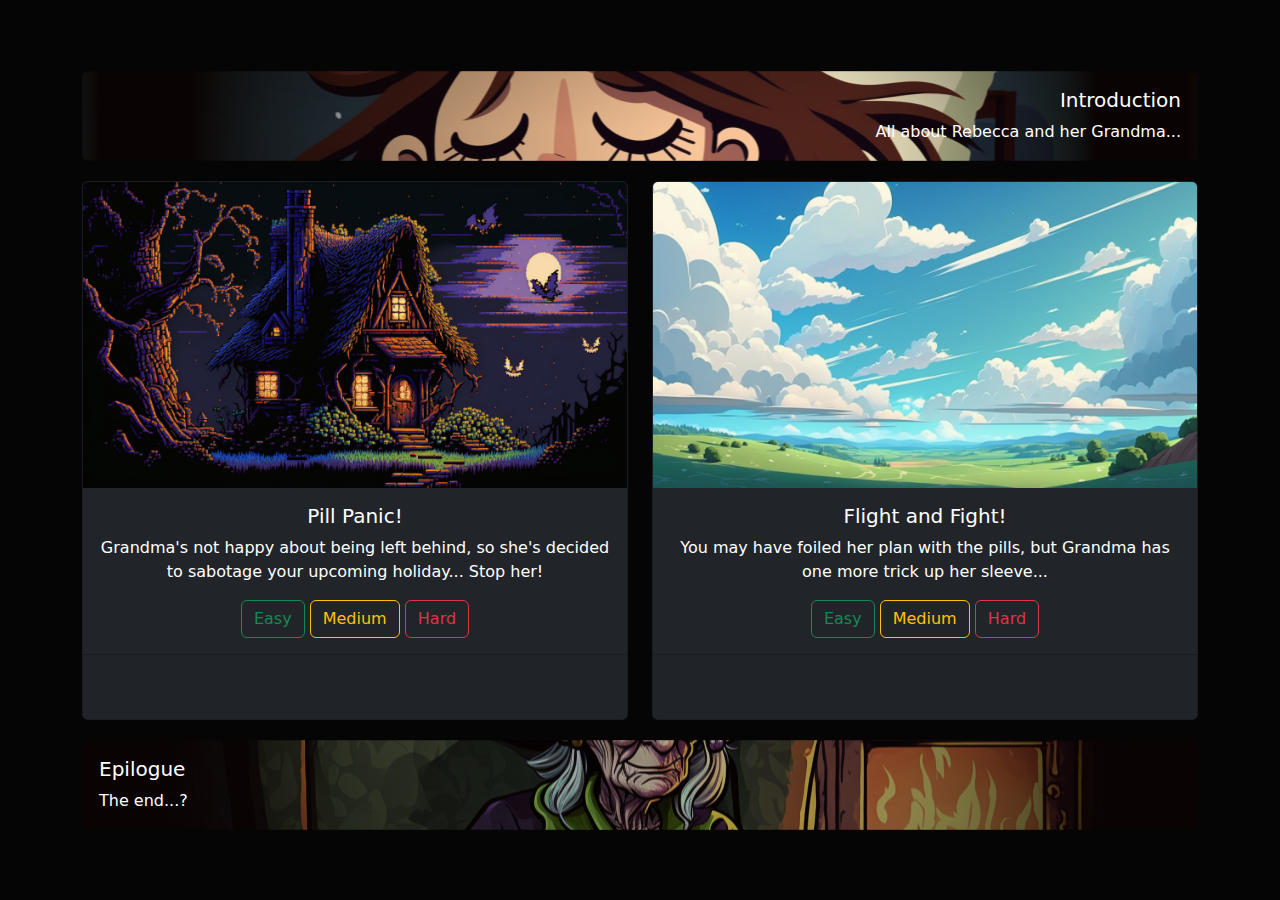
<file: index.html>
<!DOCTYPE html>
<html lang="en">

<head>
    <meta charset="UTF-8">
    <meta http-equiv="X-UA-Compatible" content="IE=edge">
    <meta name="viewport" content="width=device-width, initial-scale=1.0">
    <title>Happy Birthday!</title>
    <link href="https://cdn.jsdelivr.net/npm/bootstrap@5.0.2/dist/css/bootstrap.min.css" rel="stylesheet"
        crossorigin="anonymous">
    <style>
        body {
            background-color: rgb(5, 5, 5);
        }

        .vertical-center {
            min-height: 100vh;
            display: flex;
            align-items: center;
        }

        .card {
            transition: transform 0.5s;
        }

        .card:hover {
            transform: scale(1.05);
        }

        .intro {
            background-image: url("img/story2.png");
            background-position: center;
        }

        .outro {
            background-image: url("img/story5.png");
            background-position: center;
        }

        .top-buffer {
            margin-top: 20px;
        }

        a:link {
            text-decoration: none;
        }

        a:visited {
            text-decoration: none;
        }
    </style>
</head>

<body>
    <div class="jumbotron vertical-center">
        <div class="container">
            <div class="row">
                <div class="col">
                    <a href="prologue.html">
                        <div class="card text-center text-white bg-dark intro">
                            <div class="card-body">
                                <h5 class="card-title" style="text-align: right;">Introduction</h5>
                                <p class="card-text" style="text-align: right;">All about Rebecca and her Grandma...</p>
                            </div>
                        </div>
                    </a>
                </div>
            </div>
            <div class="row top-buffer">
                <div class="col">
                    <div class="card text-center text-white bg-dark">
                        <img src="pillpanic/back.png" class="card-img-top">
                        <div class="card-body">
                            <h5 class="card-title">Pill Panic!</h5>
                            <p class="card-text">Grandma's not happy about being left behind, so she's decided to
                                sabotage
                                your upcoming holiday... Stop her!</p>
                            <a href="pillpanic/pillpanic.html?difficulty=easy" class="btn btn-outline-success"
                                id="ppe">Easy</a>
                            <a href="pillpanic/pillpanic.html?difficulty=medium" class="btn btn-outline-warning"
                                id="ppm">Medium</a>
                            <a href="pillpanic/pillpanic.html?difficulty=hard" class="btn btn-outline-danger"
                                id="pph">Hard</a>
                        </div>
                        <div class="card-footer text-muted">
                            A star beside a difficulty means you have completed the game on that difficulty.
                        </div>
                    </div>
                </div>
                <div class="col">
                    <div class="card text-center text-white bg-dark">
                        <img src="flightandfight/img/original.png" class="card-img-top">
                        <div class="card-body">
                            <h5 class="card-title">Flight and Fight!</h5>
                            <p class="card-text">You may have foiled her plan with the pills, but Grandma has one more
                                trick up her sleeve...</p>
                            <a href="flightandfight/flightandfight.html?difficulty=easy" class="btn btn-outline-success"
                                id="ffe">Easy</a>
                            <a href="flightandfight/flightandfight.html?difficulty=medium"
                                class="btn btn-outline-warning" id="ffm">Medium</a>
                            <a href="flightandfight/flightandfight.html?difficulty=hard" class="btn btn-outline-danger"
                                id="ffh">Hard</a>
                        </div>
                        <div class="card-footer text-muted">
                            A star beside a difficulty means you have completed the game on that difficulty.
                        </div>
                    </div>
                </div>
            </div>
            <div class="row top-buffer">
                <div class="col">
                    <a href="epilogue.html">
                        <div class="card text-center text-white bg-dark outro">
                            <div class="card-body">
                                <h5 class="card-title" style="text-align: left;">Epilogue</h5>
                                <p class="card-text" style="text-align: left;">The end...?</p>
                            </div>
                        </div>
                    </a>
                </div>
            </div>
        </div>
    </div>

    <script src="https://cdn.jsdelivr.net/npm/bootstrap@5.0.2/dist/js/bootstrap.bundle.min.js"
        crossorigin="anonymous"></script>
    <script>
        if (localStorage.getItem("pillpanic-easy") !== null) {
            document.getElementById("ppe").innerText += " ★";
        }
        if (localStorage.getItem("pillpanic-medium") !== null) {
            document.getElementById("ppm").innerText += " ★";
        }
        if (localStorage.getItem("pillpanic-hard") !== null) {
            document.getElementById("pph").innerText += " ★";
        }
        if (localStorage.getItem("flightandfight-easy") !== null) {
            document.getElementById("ffe").innerText += " ★";
        }
        if (localStorage.getItem("flightandfight-medium") !== null) {
            document.getElementById("ffm").innerText += " ★";
        }
        if (localStorage.getItem("flightandfight-hard") !== null) {
            document.getElementById("ffh").innerText += " ★";
        }
    </script>
</body>

</html>
</file>
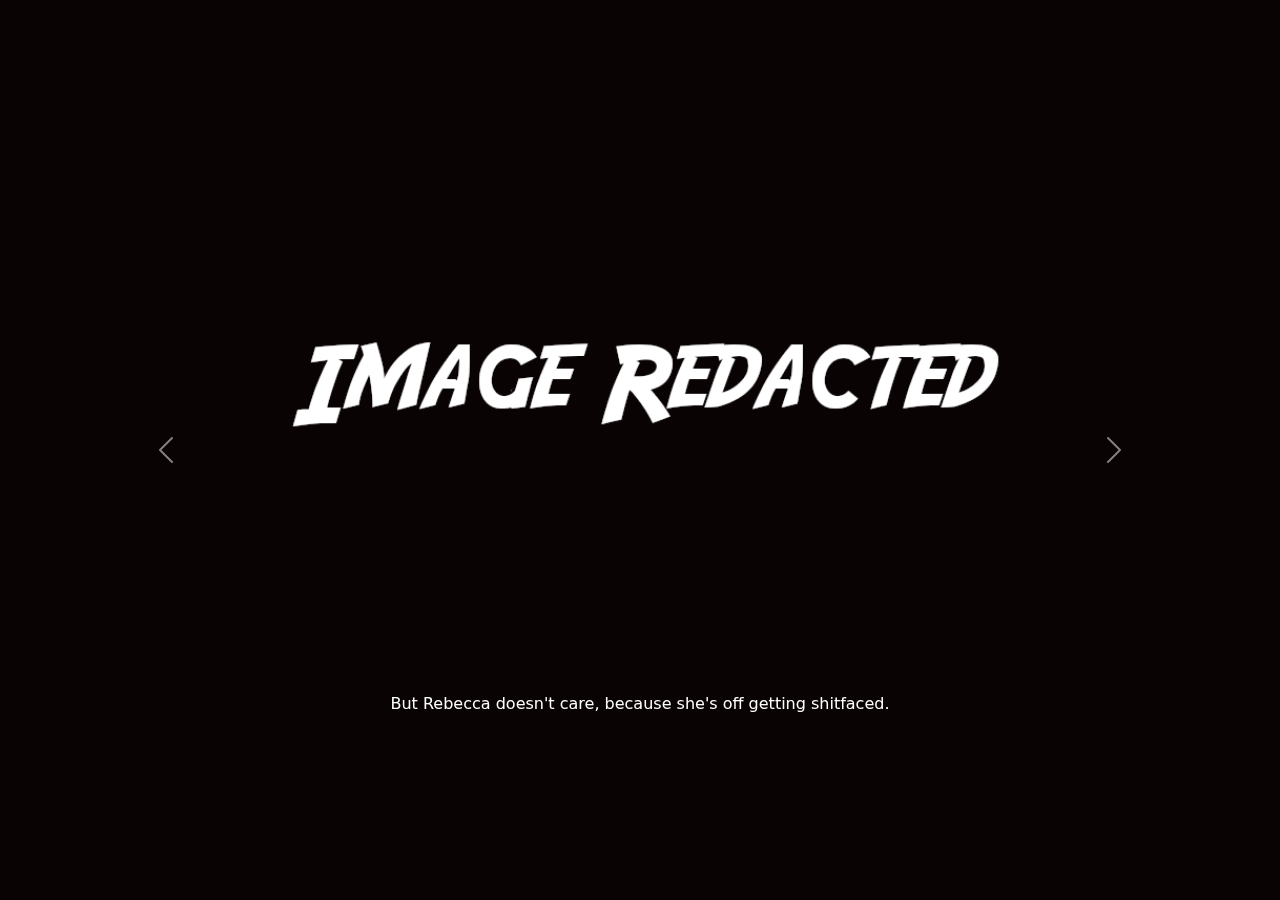
<file: epilogue.html>
<!DOCTYPE html>
<html lang="en">

<head>
    <meta charset="UTF-8">
    <meta http-equiv="X-UA-Compatible" content="IE=edge">
    <meta name="viewport" content="width=device-width, initial-scale=1.0">
    <title>Happy Birthday!</title>
    <link href="https://cdn.jsdelivr.net/npm/bootstrap@5.0.2/dist/css/bootstrap.min.css" rel="stylesheet"
        crossorigin="anonymous">
    <style>
        body {
            background-color: #0a0303;
        }

        .vertical-center {
            min-height: 100vh;
            display: flex;
            align-items: center;
        }
    </style>
</head>

<body>
    <div class="jumbotron vertical-center">
        <div class="container">
            <div class="row">
                <div class="col">
                    <div id="carouselExampleFade" class="carousel slide carousel-fade" data-bs-ride="carousel" data-bs-interval="false">
                        <div class="carousel-inner">
                            <div class="carousel-item active">
                                <img src="img/story4.png" class="d-block w-100">
                                <div class="carousel-caption d-none d-md-block">
                                    <p>Down and down the witch plummeted, screaming all the way. Fortunately for her, she landed on an innocent bystander, who she then sued for compensation.</p>
                                  </div>
                            </div>
                            <div class="carousel-item">
                                <img src="img/story5.png" class="d-block w-100">
                                <div class="carousel-caption d-none d-md-block">
                                <p>And now she sits at home, waiting, biding her time until she can put her next scheme into action.</p>
                            </div>
                            </div>
                            <div class="carousel-item">
                                <img src="img/story6.png" class="d-block w-100">
                                <div class="carousel-caption d-none d-md-block">
                                <p>But Rebecca doesn't care, because she's off getting shitfaced.</p>
                            </div>
                            </div>
                        </div>
                        <button class="carousel-control-prev" type="button" data-bs-target="#carouselExampleFade"
                            data-bs-slide="prev">
                            <span class="carousel-control-prev-icon" aria-hidden="true"></span>
                            <span class="visually-hidden">Previous</span>
                        </button>
                        <button class="carousel-control-next" type="button" data-bs-target="#carouselExampleFade"
                            data-bs-slide="next">
                            <span class="carousel-control-next-icon" aria-hidden="true"></span>
                            <span class="visually-hidden">Next</span>
                        </button>
                    </div>
                </div>
            </div>
        </div>

        <script src="https://cdn.jsdelivr.net/npm/bootstrap@5.0.2/dist/js/bootstrap.bundle.min.js"
            crossorigin="anonymous"></script>
</body>

</html>
</file>
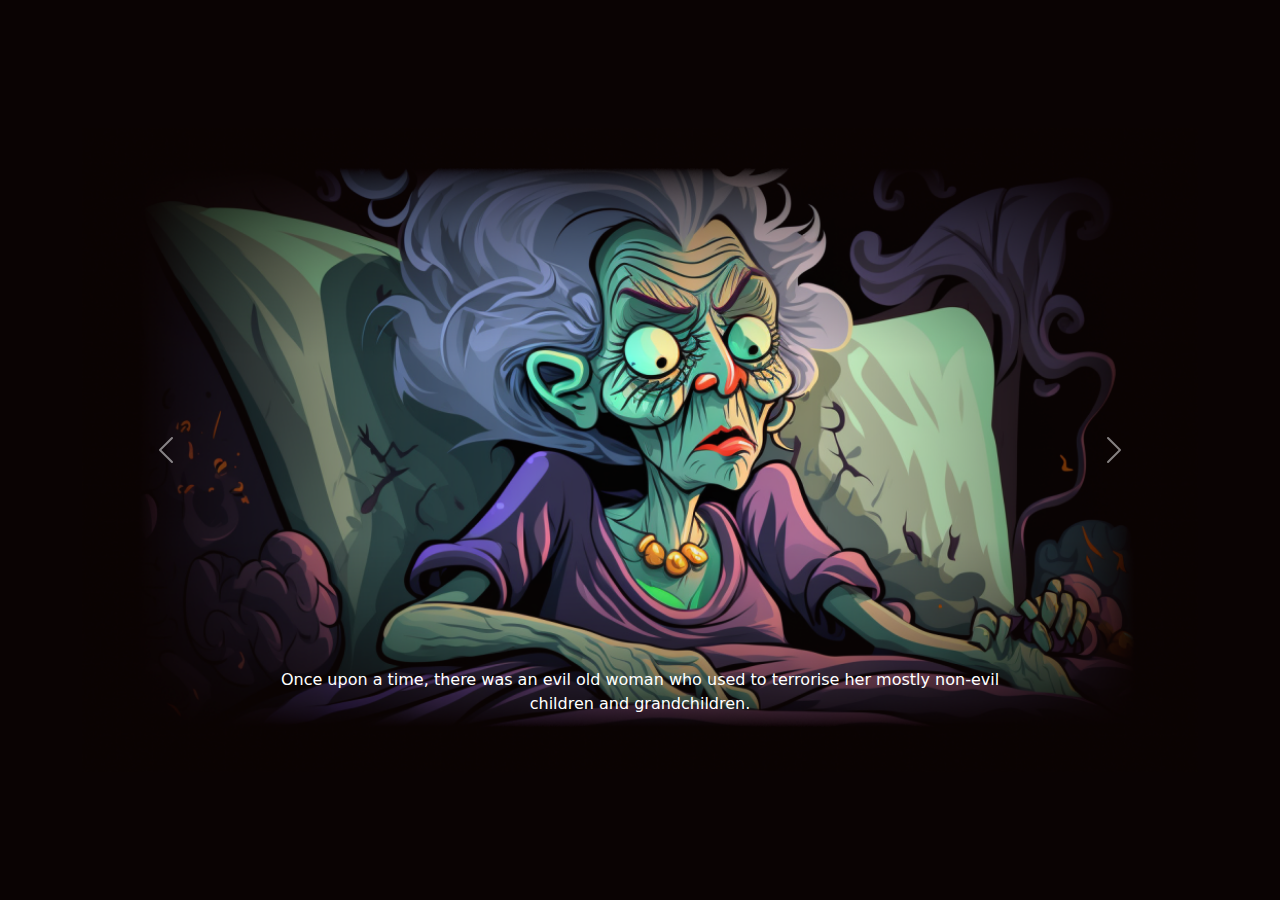
<file: prologue.html>
<!DOCTYPE html>
<html lang="en">

<head>
    <meta charset="UTF-8">
    <meta http-equiv="X-UA-Compatible" content="IE=edge">
    <meta name="viewport" content="width=device-width, initial-scale=1.0">
    <title>Happy Birthday!</title>
    <link href="https://cdn.jsdelivr.net/npm/bootstrap@5.0.2/dist/css/bootstrap.min.css" rel="stylesheet"
        crossorigin="anonymous">
    <style>
        body {
            background-color: #0a0303;
        }

        .vertical-center {
            min-height: 100vh;
            display: flex;
            align-items: center;
        }
    </style>
</head>

<body>
    <div class="jumbotron vertical-center">
        <div class="container">
            <div class="row">
                <div class="col">
                    <div id="carouselExampleFade" class="carousel slide carousel-fade" data-bs-ride="carousel" data-bs-interval="false">
                        <div class="carousel-inner">
                            <div class="carousel-item active">
                                <img src="img/story1.png" class="d-block w-100">
                                <div class="carousel-caption d-none d-md-block">
                                    <p>Once upon a time, there was an evil old woman who used to terrorise her mostly non-evil children and grandchildren.</p>
                                  </div>
                            </div>
                            <div class="carousel-item">
                                <img src="img/story2.png" class="d-block w-100">
                                <div class="carousel-caption d-none d-md-block">
                                <p>The smartest and kindest of these grandchildren, Rebecca, was exhausted from looking after Grandma. So she booked in a piss-up holiday in Lanzarote.</p>
                            </div>
                            </div>
                            <div class="carousel-item">
                                <img src="img/story3.png" class="d-block w-100">
                                <div class="carousel-caption d-none d-md-block">
                                <p>But Grandma had other ideas. She schemed and schemed and the night before Rebecca was due to leave, she put her evil plan into action...</p>
                            </div>
                            </div>
                        </div>
                        <button class="carousel-control-prev" type="button" data-bs-target="#carouselExampleFade"
                            data-bs-slide="prev">
                            <span class="carousel-control-prev-icon" aria-hidden="true"></span>
                            <span class="visually-hidden">Previous</span>
                        </button>
                        <button class="carousel-control-next" type="button" data-bs-target="#carouselExampleFade"
                            data-bs-slide="next">
                            <span class="carousel-control-next-icon" aria-hidden="true"></span>
                            <span class="visually-hidden">Next</span>
                        </button>
                    </div>
                </div>
            </div>
        </div>

        <script src="https://cdn.jsdelivr.net/npm/bootstrap@5.0.2/dist/js/bootstrap.bundle.min.js"
            crossorigin="anonymous"></script>
</body>

</html>
</file>
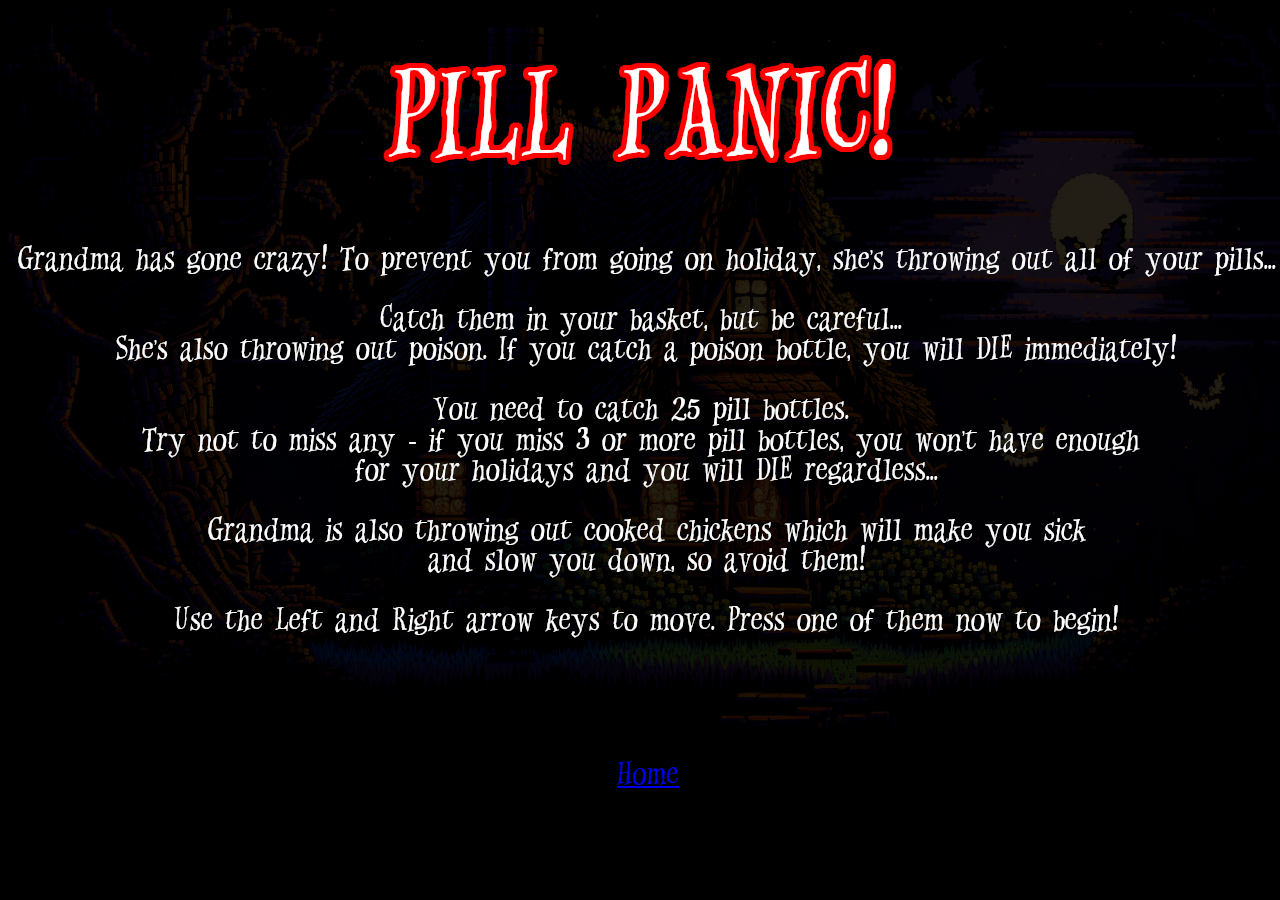
<file: pillpanic/pillpanic.html>
<!DOCTYPE html>
<html lang="en">
<head>
    <meta charset="UTF-8">
    <meta http-equiv="X-UA-Compatible" content="IE=edge">
    <meta name="viewport" content="width=device-width, initial-scale=1.0">
    <title>Pill Panic!</title>

    <link rel="stylesheet" type="text/css" href="../gameCommon.css">
    <link rel="stylesheet" type="text/css" href="style.css">
</head>
<body>
    <div id="gameContainer">
        <canvas id="canvas" width="1280" height="720"></canvas>
    </div>
    <div id="infoArea">
        <div id="score"></div>
        <div id="misses"></div>
        <a href="../index.html">Home</a>
    </div>
    <script src="patterns.js"></script>
    <script src="constants.js"></script>
    <script src="inputhandler.js"></script>
    <script src="classes.js"></script>
    <script src="pillpanic.js"></script>
</body>
</html>
</file>
<file: gameCommon.css>
body {
    background-color: black;
}

#gameContainer {
    margin: auto;
    width: 1280px;
    height: 720px;
}

#infoArea { 
    color: white;
    margin: auto;
    width: 1280px;
    padding-top: 30px;
    text-align: center;
}
</file>
<file: pillpanic/style.css>
#canvas {
    background: url('back.png');
    background-repeat: no-repeat;
    background-size: 100% 100%;
}

@font-face {
    font-family: "Witch";
    src: url('font.ttf');
}

#infoArea {
    font-family: "Witch" ;
    font-size: 25px;
}
</file>
